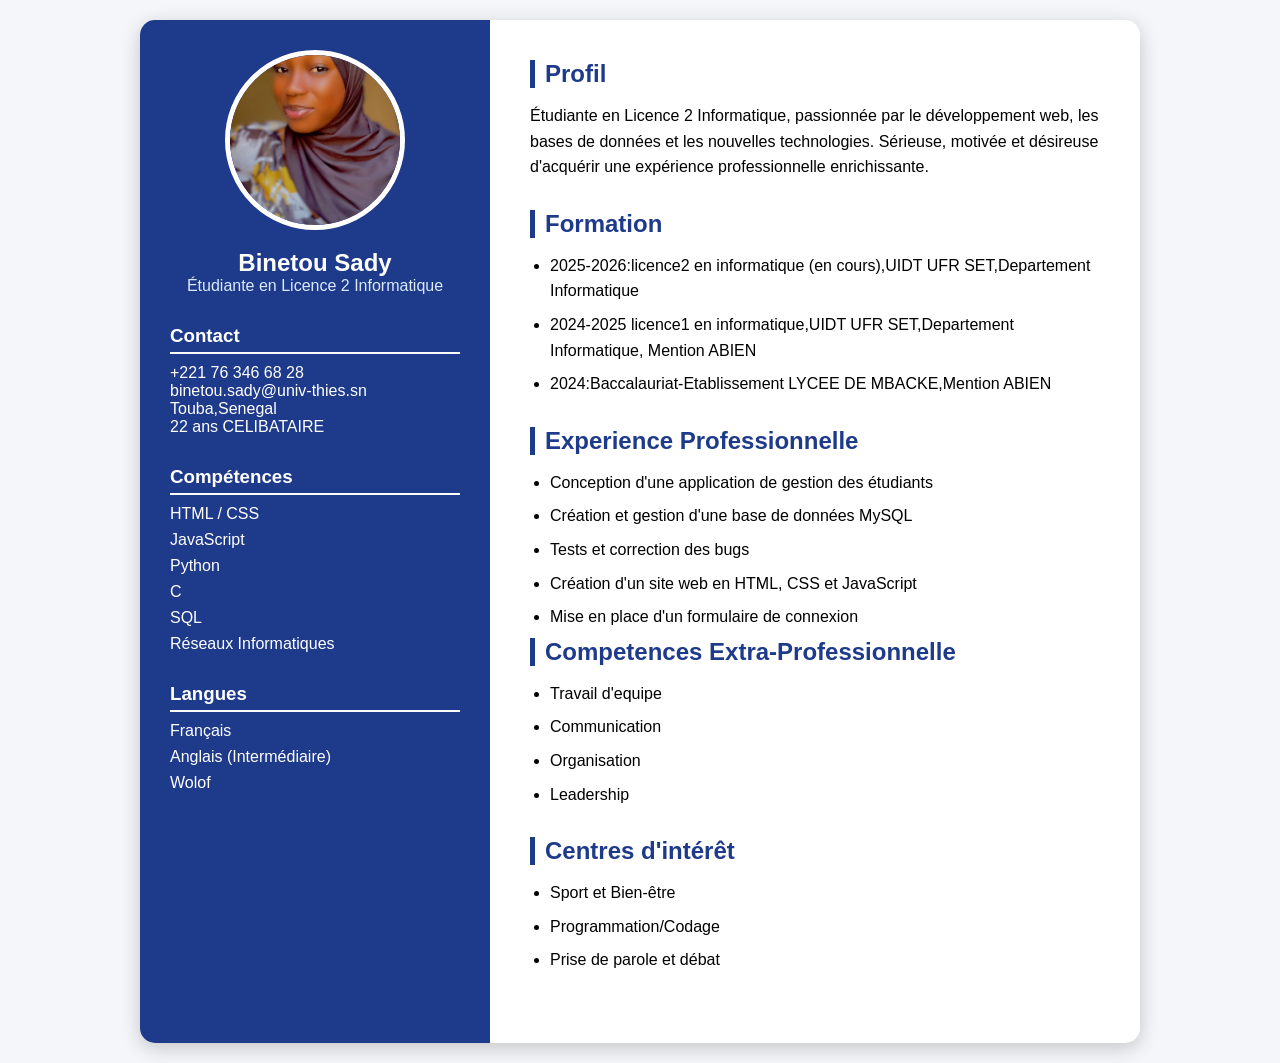
<file: index.html>
<!DOCTYPE html>
<html lang="en">
<head>
    <meta charset="UTF-8">
    <meta name="viewport" content="width=device-width, initial-scale=1.0">
    <title>Cv de HAYW</title>
    <link rel="stylesheet" href="style.css">
</head>
<body>
<div class="cv-container">

    <div class="sidebar">
        <img src="bane.jpeg" alt="Photo de profil">

        <h2>Binetou Sady</h2>
        <p class="job">Étudiante en Licence 2 Informatique</p>

        <div class="section">
            <h3>Contact</h3>
            <p>+221 76 346 68 28</p>
            <p> binetou.sady@univ-thies.sn</p>
            <p> Touba,Senegal</p>
            <p>22 ans CELIBATAIRE</p>
        </div>

        <div class="section">
            <h3>Compétences</h3>
            <ul>
                <li>HTML / CSS</li>
                <li>JavaScript</li>
                <li>Python</li>
                <li>C</li>
                <li>SQL</li>
                <li>Réseaux Informatiques</li>
            </ul>
            
        </div>

        <div class="section">
            <h3>Langues</h3>
            <ul>
                <li>Français</li>
                <li>Anglais (Intermédiaire)</li>
                <li>Wolof</li>
            </ul>
        </div>
    </div>

    <div class="content">

        <section>
            <h1>Profil</h1>
            <p>
                Étudiante en Licence 2 Informatique, passionnée par le
                développement web, les bases de données et les nouvelles
                technologies. Sérieuse, motivée et désireuse d'acquérir
                une expérience professionnelle enrichissante.
            </p>
        </section>

        <section>
            <h1>Formation</h1>

            <div class="item">
                <ul>
                   <li>2025-2026:licence2 en informatique (en cours),UIDT UFR SET,Departement Informatique
                   </li>
                   <li>2024-2025 licence1 en informatique,UIDT UFR SET,Departement Informatique, Mention ABIEN</li>
                 <li>2024:Baccalauriat-Etablissement LYCEE DE MBACKE,Mention ABIEN</li>
                </ul>
            </div>

           
        </section>

        <section>
            <div>
              <h1 class="expperso">Experience Professionnelle</h1>
               <ul>
                 <li>Conception d'une application de gestion des étudiants </li>
                 <li>Création et gestion d'une base de données MySQL</li>
                 <li>Tests et correction des bugs</li>
                 <li>Création d'un site web en HTML, CSS et JavaScript</li>
                 <li>Mise en place d'un formulaire de connexion</li>
               </ul>
                <h1 class="compexpro">Competences Extra-Professionnelle</h1>
               <ul>
                 <li>Travail d'equipe</li>
                 <li>Communication</li>
                 <li>Organisation</li>
                 <li>Leadership</li>
              </ul>
            </div>

           
        </section>

        <section>
            <h1>Centres d'intérêt</h1>
            <ul>
              <li>Sport et Bien-être</li>
              <li>Programmation/Codage</li>
              <li>Prise de parole et débat</li>
            </ul>
        </section>

    </div>

</div>

</body>
</html>
</file>
<file: style.css>
*{
    margin:0;
    padding:0;
    box-sizing:border-box;
    font-family:Arial, sans-serif;
}

body{
    background:#f4f6f9;
    padding:20px;
}

.cv-container{
    max-width:1000px;
    margin:auto;
    display:flex;
    background:white;
    box-shadow:0 5px 20px rgba(0,0,0,0.2);
    border-radius:15px;
    overflow:hidden;
}

.sidebar{
    width:35%;
    background:#1e3a8a;
    color:white;
    padding:30px;
    text-align:center;
    overflow-wrap:anywhere;
}

.sidebar img{
    width:180px;
    height:180px;
    border-radius:50%;
    object-fit:cover;
    border:5px solid white;
    margin-bottom:15px;
}

.job{
    color:#dbeafe;
    margin-bottom:20px;
}

.section{
    margin-top:30px;
    text-align:left;
}

.section h3{
    border-bottom:2px solid white;
    padding-bottom:5px;
    margin-bottom:10px;
}

.section ul{
    list-style:none;
}

.section ul li{
    margin-bottom:8px;
}

.content{
    width:65%;
    padding:40px;
    overflow-wrap:anywhere;
}

.content section{
    margin-bottom:30px;
}

.content h1{
    color:#1e3a8a;
    margin-bottom:15px;
    border-left:5px solid #1e3a8a;
    padding-left:10px;
}

.item{
    margin-bottom:15px;
}

.item h3{
    color:#333;
}

.item span{
    color:#666;
    font-size:14px;
}

.content p{
    line-height:1.6;
}

.content ul{
    padding-left:20px;
}

.content li{
    margin-bottom:8px;
    line-height:1.6;
}

@media (max-width: 768px){
    body{
        padding:12px;
    }

    .cv-container{
        flex-direction:column;
    }

    .sidebar,
    .content{
        width:100%;
    }

    .sidebar{
        padding:24px 20px;
    }

    .content{
        padding:28px 20px;
    }

    .sidebar img{
        width:140px;
        height:140px;
    }
}

@media (max-width: 480px){
    body{
        padding:0;
    }

    .cv-container{
        border-radius:0;
    }

    .sidebar,
    .content{
        padding:20px 16px;
    }

    .sidebar img{
        width:120px;
        height:120px;
    }

    .content h1{
        font-size:1.1rem;
    }
}
</file>
